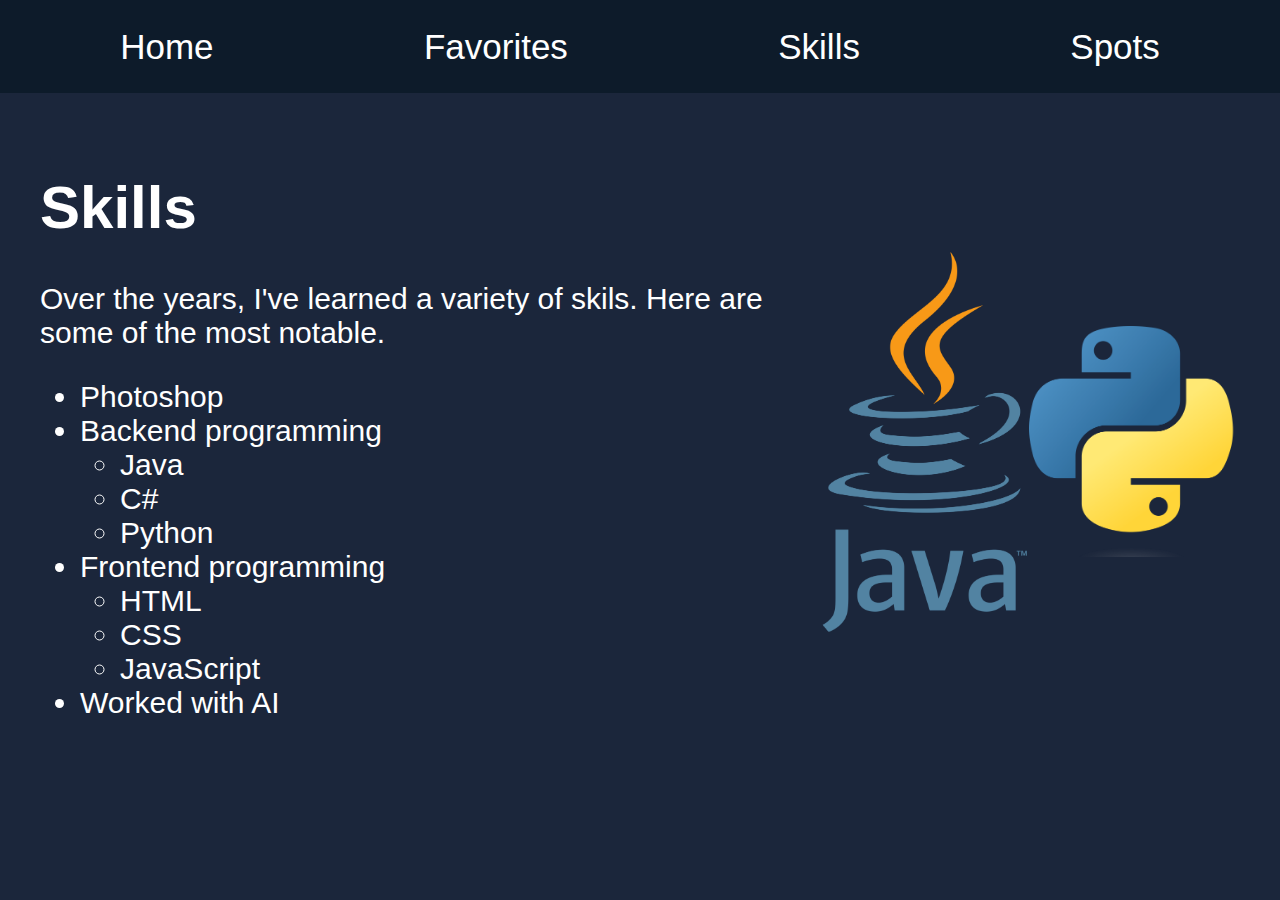
<file: Skills.html>
<!DOCTYPE html>
<html lang="en">
<head>
    <meta charset="UTF-8">
    <meta http-equiv="X-UA-Compatible" content="IE=edge">
    <meta name="viewport" content="width=device-width, initial-scale=1.0">
    <link href="style.css" rel="stylesheet">
    <title>Skills</title>
</head>
<body>
    <header>
        <a href="index.html">Home</a>
        <a href="Favorites.html">Favorites</a>
        <a href="Skills.html">Skills</a>
        <a href="Spots.html">Spots</a>
    </header>
    <main>
        <div class="space-between">
            <!--Text on left side-->
            <div>
            <h1>Skills</h1>
            <p>Over the years, I've learned a variety of skils. Here are some of the most notable.</p>
            <ul>
                <li>Photoshop</li>
                <li>Backend programming
                    <ul>
                        <li>Java</li>
                        <li>C#</li>
                        <li>Python</li>
                    </ul>
                </li>
                <li>
                    Frontend programming
                    <ul>
                        <li>HTML</li>
                        <li>CSS</li>
                        <li>JavaScript</li>
                    </ul>
                </li>
                <li>Worked with AI</li>
            </ul>
            </div>
            <!--Images on right side-->
            <div class="center space-between">
                <img src="images/java.png">
                <img src="images/python.png">
            </div>
        </div>    
    </main>
</body>
</html>
</file>
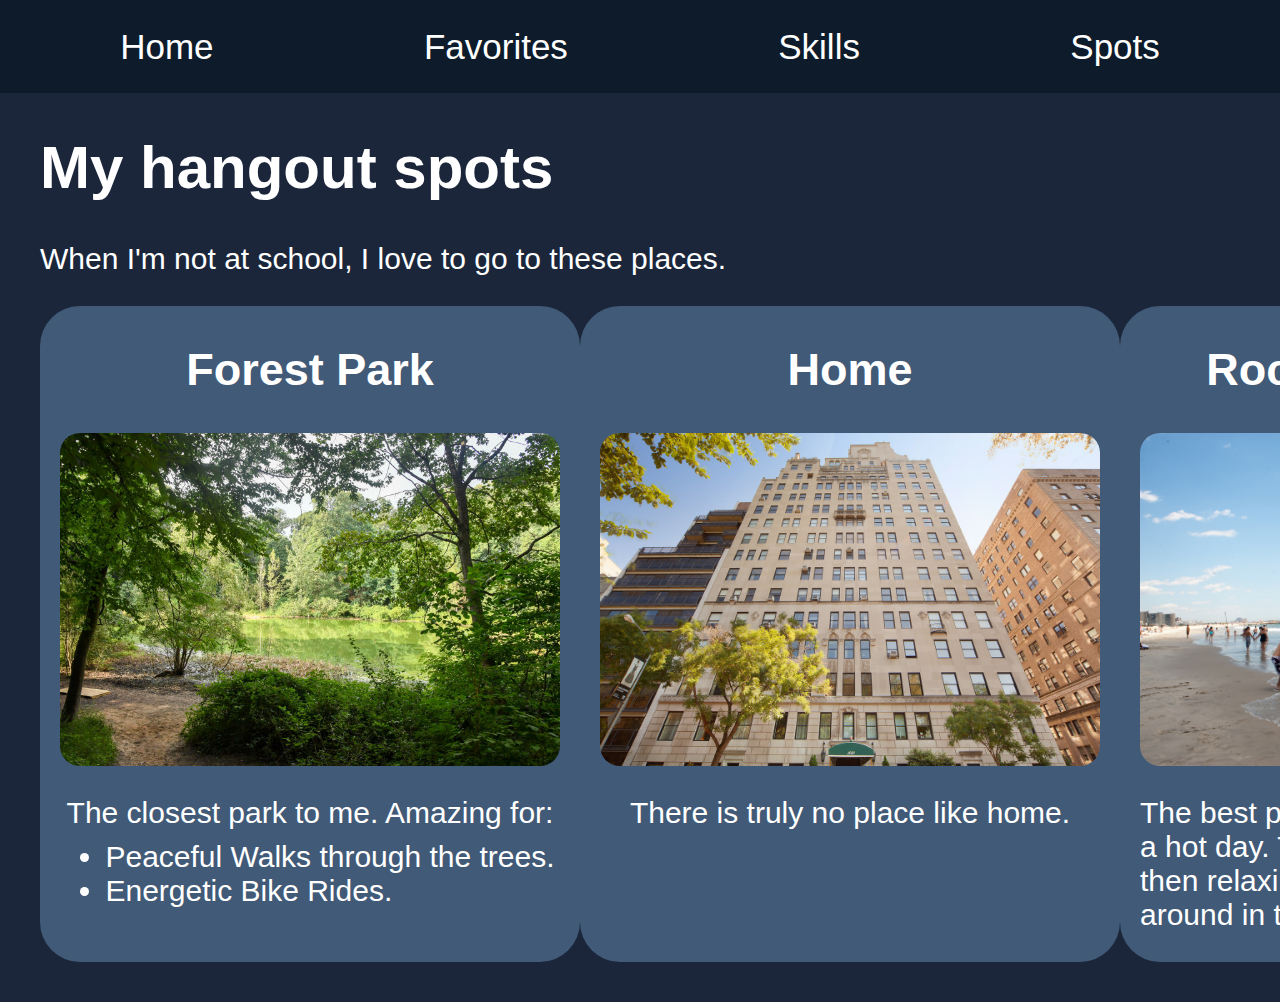
<file: Spots.html>
<!DOCTYPE html>
<html lang="en">
<head>
    <meta charset="UTF-8">
    <meta http-equiv="X-UA-Compatible" content="IE=edge">
    <meta name="viewport" content="width=device-width, initial-scale=1.0">
    <title>Spots</title>
    <link href="style.css" rel="stylesheet">
</head>
<body>
   <header>
        <a href="index.html">Home</a>
        <a href="Favorites.html">Favorites</a>
        <a href="Skills.html">Skills</a>
        <a href="Spots.html">Spots</a>
    </header>
    <main>
        <h1>My hangout spots</h1>
        <p>When I'm not at school, I love to go to these places.</p>
        <div class="places">
            <div class="place">
                <h2>Forest Park</h2>
                <img src="images/forestpark.jpg">
                <p>The closest park to me. Amazing for: </p>
                <ul>
                    <li>Peaceful Walks through the trees.</li>
                    <li>Energetic Bike Rides.</li>
                </ul>
            </div>
            <div class="place">
                <h2>Home</h2>
                <img src="images/home.jpg">
                <p>There is truly no place like home.</p>
            </div>
            <div class="place">
                <h2>Rockaway Beach</h2>
                <img src="images/beach.jpg">
                <p>The best place to go to cooldown on a hot day. There is nothing better then relaxing in the sand or fooling around in the water.</p>
            </div>
        </div>
    </main>
</body>
</html>
</file>
<file: style.css>
body {
    margin: 0;
    font-family: Arial, Helvetica, sans-serif;
    font-size: 30px;
    background-color: #1b263b;
    color: white;
}
header {
    background-color: #0d1b2a;
    color: white;
    padding: 15px;
    font-size: 45px;
    display: flex;
    justify-content: space-around;
    align-items: center;
    height: 1.4em;
}

header a {
    color: white;
    font-size: 35px;
    text-decoration: none;
    transition: 0.4s;
}

header a:hover {
    color: gainsboro;
}
main {
    margin: 40px;
}
img {
    max-width: 500px;
    border-radius: 20px;
}

video {
    max-width: 750px;
    border-radius: 20px;
}
.places {
    display: flex;
    justify-content: space-between;
}

.place {
    background-color: #415a77;
    display: flex;
    flex-direction: column;
    align-items: center;
    border-radius: 40px;
    padding: 0 20px 0px 20px;
    max-width: 500px;
}

.place ul {
    margin-top: -20px;
}

.space-between {
    display: flex;
    justify-content: space-between;
}

.space-between img {
    max-width: 50%;
    max-height: 400px;
}

.padding-right {
    padding-right: 20px;
}

.bold {
    font-weight: bold;
}

.center {
    display: flex;
    align-items: center;
}

.audio-container {
    width: 50%;
    display: flex;
    align-items: center;
    justify-content: center;
}


th {
    border:2px solid white;
}

td {
    border:1px solid white;
}


td {
    padding: 10px
}

.table-container {
    display: flex;
    flex-direction: column;
    justify-content: center;
    align-items: center;
    padding-top: 100px;
}
</file>
